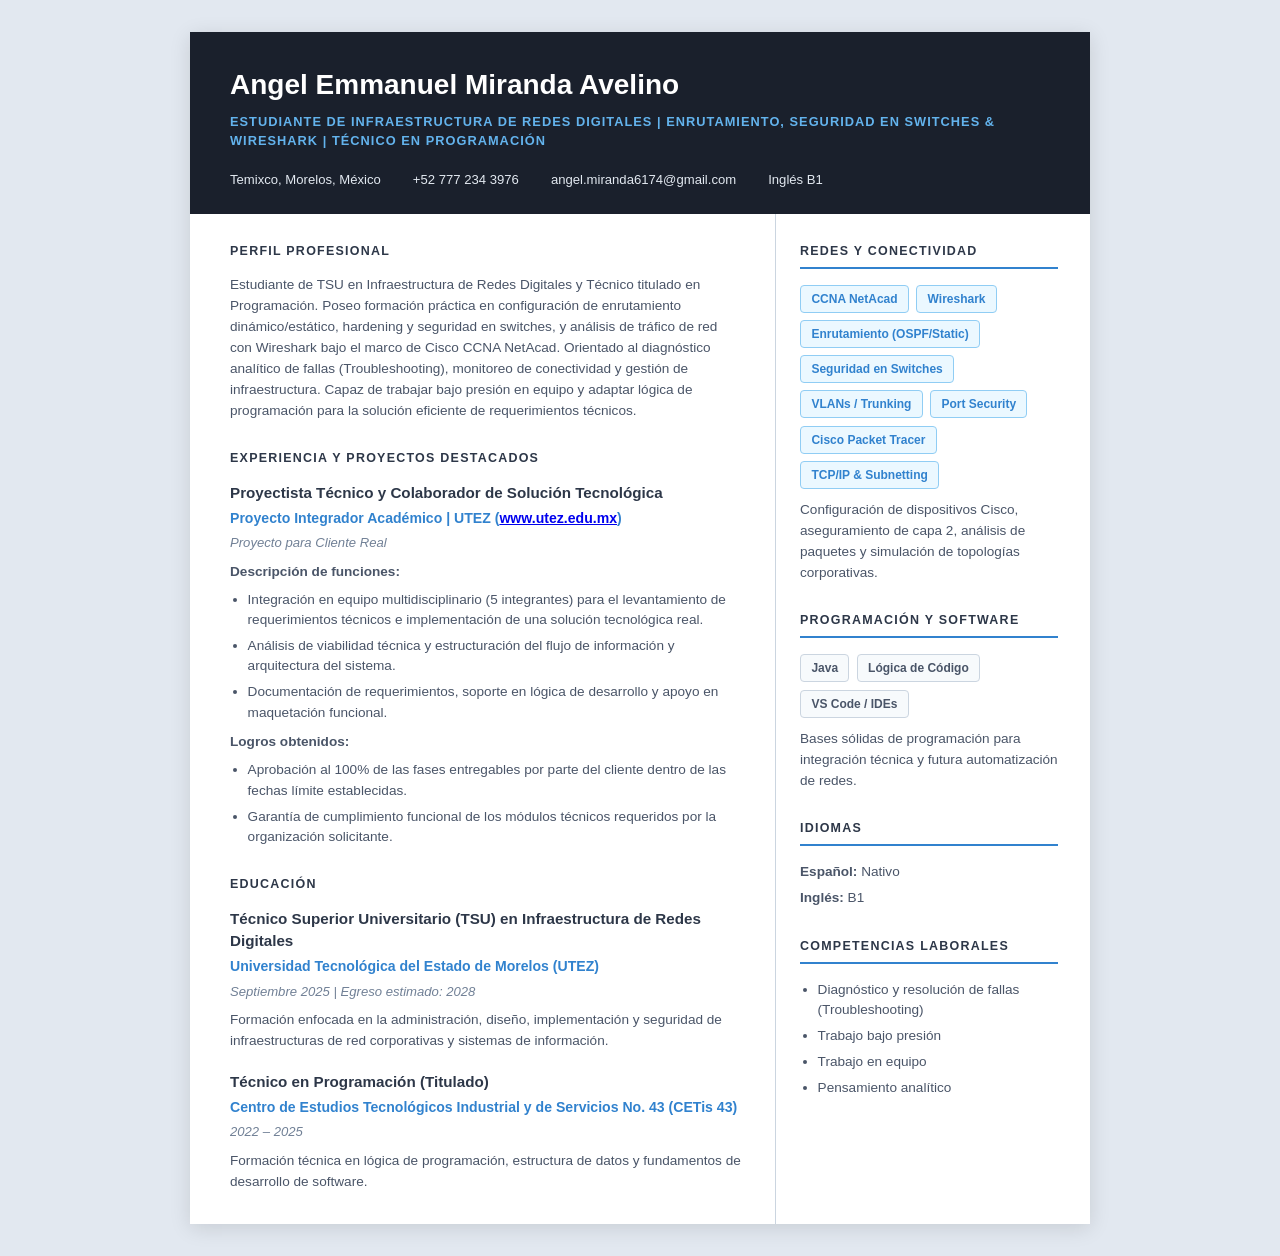
<file: index.html>
<!DOCTYPE html>
<html lang="es">
<head>
    <meta charset="UTF-8">
    <meta name="viewport" content="width=device-width, initial-scale=1.0">
    <title>Curriculum Vitae - Angel Emmanuel Miranda Avelino</title>
    <link rel="stylesheet" href="style.css">
    <link rel="stylesheet" href="https://cdnjs.cloudflare.com/ajax/libs/font-awesome/6.5.1/css/all.min.css">
</head>
<body>

    <div class="cv">

        <header class="cv-header">
            <h1>Angel Emmanuel Miranda Avelino</h1>
            <p class="subtitle">Estudiante de Infraestructura de Redes Digitales | Enrutamiento, Seguridad en Switches & Wireshark | Técnico en Programación</p>
            <div class="contact-bar">
                <span>Temixco, Morelos, México</span>
                <span>+52 777 234 3976</span>
                <span>angel.miranda6174@gmail.com</span>
                <span>Inglés B1</span>
            </div>
        </header>

        <div class="cv-body">

            <main class="cv-main">

                <!-- Perfil Profesional enfocado en Redes -->
                <section>
                    <h2 class="section-title">Perfil Profesional</h2>
                    <p class="entry-text">
                        Estudiante de TSU en Infraestructura de Redes Digitales y Técnico titulado en Programación. 
                        Poseo formación práctica en configuración de enrutamiento dinámico/estático, hardening y seguridad en switches, 
                        y análisis de tráfico de red con Wireshark bajo el marco de Cisco CCNA NetAcad. 
                        Orientado al diagnóstico analítico de fallas (Troubleshooting), monitoreo de conectividad y gestión de infraestructura. 
                        Capaz de trabajar bajo presión en equipo y adaptar lógica de programación para la solución eficiente de requerimientos técnicos.
                    </p>
                </section>

                <!-- Proyecto enfocado en arquitectura técnica -->
                <section>
                    <h2 class="section-title">Experiencia y Proyectos Destacados</h2>
                    
                    <h3 class="entry-title">Proyectista Técnico y Colaborador de Solución Tecnológica</h3>
                    <p class="entry-subtitle">
                        Proyecto Integrador Académico | UTEZ 
                        (<a href="https://www.utez.edu.mx" target="_blank" rel="noopener">www.utez.edu.mx</a>)
                    </p>
                    <p class="entry-meta">Proyecto para Cliente Real</p>
                    
                    <p class="entry-text">
                        <strong>Descripción de funciones:</strong>
                    </p>
                    <ul class="entry-list">
                        <li>Integración en equipo multidisciplinario (5 integrantes) para el levantamiento de requerimientos técnicos e implementación de una solución tecnológica real.</li>
                        <li>Análisis de viabilidad técnica y estructuración del flujo de información y arquitectura del sistema.</li>
                        <li>Documentación de requerimientos, soporte en lógica de desarrollo y apoyo en maquetación funcional.</li>
                    </ul>

                    <p class="entry-text" style="margin-top: 0.5rem;">
                        <strong>Logros obtenidos:</strong>
                    </p>
                    <ul class="entry-list">
                        <li>Aprobación al 100% de las fases entregables por parte del cliente dentro de las fechas límite establecidas.</li>
                        <li>Garantía de cumplimiento funcional de los módulos técnicos requeridos por la organización solicitante.</li>
                    </ul>
                </section>

                <!-- Educación (Con CETis 43 incluido) -->
                <section>
                    <h2 class="section-title">Educación</h2>
                    
                    <h3 class="entry-title">Técnico Superior Universitario (TSU) en Infraestructura de Redes Digitales</h3>
                    <p class="entry-subtitle">Universidad Tecnológica del Estado de Morelos (UTEZ)</p>
                    <p class="entry-meta">Septiembre 2025 | Egreso estimado: 2028</p>
                    <p class="entry-text">
                        Formación enfocada en la administración, diseño, implementación y seguridad de 
                        infraestructuras de red corporativas y sistemas de información.
                    </p>

                    <h3 class="entry-title" style="margin-top: 1.25rem;">Técnico en Programación (Titulado)</h3>
                    <p class="entry-subtitle">Centro de Estudios Tecnológicos Industrial y de Servicios No. 43 (CETis 43)</p>
                    <p class="entry-meta">2022 – 2025</p>
                    <p class="entry-text">
                        Formación técnica en lógica de programación, estructura de datos y fundamentos de desarrollo de software.
                    </p>
                </section>

            </main>

            <aside class="cv-sidebar">

                <section>
                    <h2 class="section-title">Redes y Conectividad</h2>
                    <div class="tags">
                        <span class="tag tag-blue">CCNA NetAcad</span>
                        <span class="tag tag-blue">Wireshark</span>
                        <span class="tag tag-blue">Enrutamiento (OSPF/Static)</span>
                        <span class="tag tag-blue">Seguridad en Switches</span>
                        <span class="tag tag-blue">VLANs / Trunking</span>
                        <span class="tag tag-blue">Port Security</span>
                        <span class="tag tag-blue">Cisco Packet Tracer</span>
                        <span class="tag tag-blue">TCP/IP & Subnetting</span>
                    </div>
                    <p class="entry-text">
                        Configuración de dispositivos Cisco, aseguramiento de capa 2, análisis de paquetes y simulación de topologías corporativas.
                    </p>
                </section>

                <section>
                    <h2 class="section-title">Programación y Software</h2>
                    <div class="tags">
                        <span class="tag tag-gray">Java</span>
                        <span class="tag tag-gray">Lógica de Código</span>
                        <span class="tag tag-gray">VS Code / IDEs</span>
                    </div>
                    <p class="entry-text">
                        Bases sólidas de programación para integración técnica y futura automatización de redes.
                    </p>
                </section>

                <section>
                    <h2 class="section-title">Idiomas</h2>
                    <ul class="sidebar-list">
                        <li><strong>Español:</strong> Nativo</li>
                        <li><strong>Inglés:</strong> B1</li>
                    </ul>
                </section>

                <section>
                    <h2 class="section-title">Competencias Laborales</h2>
                    <ul class="sidebar-bullets">
                        <li>Diagnóstico y resolución de fallas (Troubleshooting)</li>
                        <li>Trabajo bajo presión</li>
                        <li>Trabajo en equipo</li>
                        <li>Pensamiento analítico</li>
                    </ul>
                </section>

            </aside>

        </div>

    </div>

</body>
</html>
</file>
<file: style.css>
*,
*::before,
*::after {
    box-sizing: border-box;
    margin: 0;
    padding: 0;
}

body {
    font-family: Arial, Helvetica, sans-serif;
    color: #2d3748;
    background-color: #e2e8f0;
    line-height: 1.5;
}

.cv {
    max-width: 900px;
    margin: 2rem auto;
    background-color: #fff;
    box-shadow: 0 4px 20px rgba(0, 0, 0, 0.12);
}

/* Header */
.cv-header {
    background-color: #1a202c;
    color: #fff;
    padding: 2rem 2.5rem 1.5rem;
}

.cv-header h1 {
    font-size: 1.75rem;
    font-weight: 700;
    margin-bottom: 0.35rem;
}

.cv-header .subtitle {
    color: #63b3ed;
    font-size: 0.8rem;
    font-weight: 600;
    letter-spacing: 0.08em;
    text-transform: uppercase;
    margin-bottom: 1.25rem;
}

.contact-bar {
    display: flex;
    flex-wrap: wrap;
    gap: 1.25rem 2rem;
    font-size: 0.82rem;
    color: #e2e8f0;
}

.contact-bar span {
    display: flex;
    align-items: center;
    gap: 0.45rem;
}

.contact-bar i {
    font-size: 0.85rem;
}

.contact-bar .fa-location-dot {
    color: #fc8181;
}

.contact-bar .fa-phone,
.contact-bar .fa-user-group {
    color: #63b3ed;
}

/* Body columns */
.cv-body {
    display: flex;
}

.cv-main {
    flex: 0 0 65%;
    padding: 1.75rem 2rem 2rem 2.5rem;
}

.cv-sidebar {
    flex: 0 0 35%;
    padding: 1.75rem 2rem 2rem 1.5rem;
    border-left: 1px solid #cbd5e0;
}

/* Sections */
section {
    margin-bottom: 1.75rem;
}

section:last-child {
    margin-bottom: 0;
}

.section-title {
    font-size: 0.78rem;
    font-weight: 700;
    letter-spacing: 0.1em;
    text-transform: uppercase;
    color: #2d3748;
    margin-bottom: 0.85rem;
}

.cv-sidebar .section-title {
    padding-bottom: 0.4rem;
    border-bottom: 2px solid #3182ce;
    margin-bottom: 1rem;
}

.entry-title {
    font-size: 0.95rem;
    font-weight: 700;
    color: #2d3748;
    margin-bottom: 0.2rem;
}

.entry-subtitle {
    font-size: 0.88rem;
    font-weight: 600;
    color: #3182ce;
    margin-bottom: 0.25rem;
}

.entry-meta {
    font-size: 0.82rem;
    font-style: italic;
    color: #718096;
    margin-bottom: 0.5rem;
}

.entry-text {
    font-size: 0.85rem;
    color: #4a5568;
    line-height: 1.55;
}

.entry-list {
    margin-top: 0.5rem;
    padding-left: 1.1rem;
    font-size: 0.85rem;
    color: #4a5568;
}

.entry-list li {
    margin-bottom: 0.35rem;
    line-height: 1.5;
}

.entry-list li:last-child {
    margin-bottom: 0;
}

/* Tags */
.tags {
    display: flex;
    flex-wrap: wrap;
    gap: 0.45rem;
    margin-bottom: 0.65rem;
}

.tag {
    display: inline-block;
    padding: 0.25rem 0.65rem;
    font-size: 0.75rem;
    font-weight: 600;
    border-radius: 4px;
    border: 1px solid;
}

.tag-blue {
    background-color: #ebf8ff;
    color: #3182ce;
    border-color: #90cdf4;
}

.tag-gray {
    background-color: #f7fafc;
    color: #4a5568;
    border-color: #cbd5e0;
}

/* Sidebar lists */
.sidebar-list {
    list-style: none;
    font-size: 0.85rem;
    color: #4a5568;
}

.sidebar-list li {
    margin-bottom: 0.35rem;
}

.sidebar-list li:last-child {
    margin-bottom: 0;
}

.sidebar-bullets {
    list-style: disc;
    padding-left: 1.1rem;
    font-size: 0.85rem;
    color: #4a5568;
}

.sidebar-bullets li {
    margin-bottom: 0.35rem;
}

.sidebar-bullets li:last-child {
    margin-bottom: 0;
}

@media (max-width: 700px) {
    .cv-body {
        flex-direction: column;
    }

    .cv-main,
    .cv-sidebar {
        flex: 1 1 auto;
    }

    .cv-sidebar {
        border-left: none;
        border-top: 1px solid #cbd5e0;
    }

    .cv-header {
        padding: 1.5rem 1.25rem 1.25rem;
    }

    .cv-main {
        padding: 1.5rem 1.25rem;
    }

    .cv-sidebar {
        padding: 1.5rem 1.25rem;
    }

    .contact-bar {
        flex-direction: column;
        gap: 0.5rem;
    }
}
</file>
